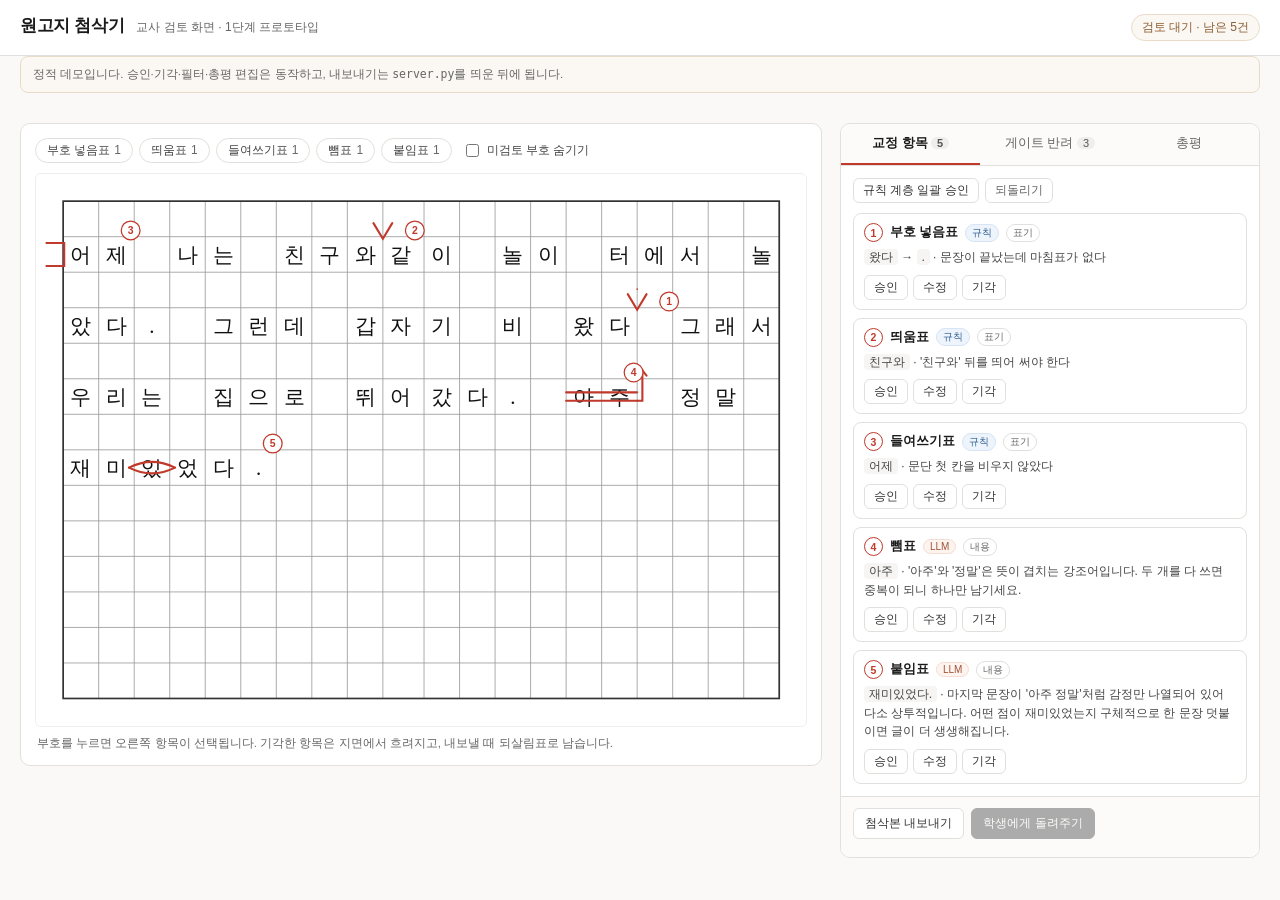
<file: examples/첨삭검토_데모.html>
<!DOCTYPE html>
<html lang="ko">
<head>
<meta charset="utf-8">
<meta name="viewport" content="width=device-width, initial-scale=1">
<title>원고지 첨삭기 · 교사 검토</title>
<style>
:root{
  --red:#C0392B; --blue:#1F4E79; --ink:#1a1a1a; --mut:#666;
  --line:#e2e0dc; --bg:#faf9f7; --card:#fff; --ok:#2E7D52; --warn:#8B5E34;
  --ui:'Nanum Gothic','Apple SD Gothic Neo','Malgun Gothic','Noto Sans KR',sans-serif;
}
*{box-sizing:border-box}
body{margin:0;font-family:var(--ui);color:var(--ink);background:var(--bg);font-size:14px}
.grow{flex:1}

.top{display:flex;align-items:baseline;gap:12px;padding:14px 20px;background:#fff;
     border-bottom:1px solid var(--line);position:sticky;top:0;z-index:20}
.top h1{font-size:17px;margin:0;letter-spacing:-.02em}
.top .sub{color:var(--mut);font-size:12px}
.stateline{font-size:12px;color:var(--warn);border:1px solid #e8dcc8;background:#FBF7F2;
           padding:4px 10px;border-radius:20px}
.stateline.done{color:var(--ok);border-color:#cfe6d8;background:#f2f9f5}

main{display:grid;grid-template-columns:minmax(0,1fr) 420px;gap:18px;padding:18px 20px;
     align-items:start}
@media (max-width:1100px){main{grid-template-columns:1fr}}

.sheetpane{background:var(--card);border:1px solid var(--line);border-radius:10px;padding:14px}
.toolbar{display:flex;flex-wrap:wrap;align-items:center;gap:10px;margin-bottom:10px}
.chips{display:flex;flex-wrap:wrap;gap:6px}
.chip{border:1px solid var(--line);background:#fff;border-radius:20px;padding:3px 11px;
      font-size:12px;cursor:pointer;color:#444}
.chip.off{opacity:.38;text-decoration:line-through}
.chip .n{color:var(--mut);margin-left:4px}
.opt{font-size:12px;color:#444;display:flex;align-items:center;gap:5px;cursor:pointer}
.sheetwrap{overflow:auto;border:1px solid #efedea;border-radius:6px;background:#fff}
.sheetwrap svg{display:block;width:100%;height:auto}
.hint{font-size:11.5px;color:var(--mut);margin:9px 2px 0}

/* 부호 상태 */
.mk{cursor:pointer}
.mk .tag circle{transition:r .1s}
.mk[data-state="rejected"]{opacity:.24}
.mk[data-state="rejected"] path{stroke-dasharray:3 3}
.mk[data-state="approved"] path{stroke-width:2.4}
.mk.sel path{stroke:#0B6E4F}
.mk.sel .tag circle{fill:#0B6E4F;stroke:#0B6E4F}
.mk.sel .tag text{fill:#fff}
.mk.hidden{display:none}

.side{display:flex;flex-direction:column;gap:0;background:var(--card);
      border:1px solid var(--line);border-radius:10px;overflow:hidden;
      position:sticky;top:70px;max-height:calc(100vh - 90px)}
.tabs{display:flex;border-bottom:1px solid var(--line);background:#fcfbfa}
.tab{flex:1;border:0;background:none;padding:11px 6px;font-family:var(--ui);font-size:12.5px;
     cursor:pointer;color:var(--mut);border-bottom:2px solid transparent}
.tab.on{color:var(--ink);font-weight:700;border-bottom-color:var(--red)}
.tab span{display:inline-block;min-width:18px;background:#eee;border-radius:9px;
          font-size:11px;padding:0 5px;color:#555}
.tabpane{display:none;overflow:auto;padding:12px;flex:1}
.tabpane.on{display:block}

.bulk{display:flex;gap:6px;margin-bottom:10px}
.items{list-style:none;margin:0;padding:0;display:flex;flex-direction:column;gap:8px}
.item{border:1px solid var(--line);border-radius:8px;padding:9px 10px;cursor:pointer;
      background:#fff}
.item.sel{border-color:#0B6E4F;box-shadow:0 0 0 2px rgba(11,110,79,.10)}
.item[data-state="approved"]{background:#f6fbf8}
.item[data-state="rejected"]{background:#faf7f7;opacity:.72}
.item .hd{display:flex;align-items:center;gap:7px}
.num{width:19px;height:19px;border-radius:50%;border:1.2px solid var(--red);color:var(--red);
     font-size:10.5px;font-weight:700;display:grid;place-items:center;flex:none}
.kind{font-weight:700;font-size:12.5px}
.badge{font-size:10px;padding:1px 6px;border-radius:9px;border:1px solid var(--line);color:#666}
.badge.rule{background:#eef4fb;border-color:#d6e4f5;color:#2c5d92}
.badge.llm{background:#fdf3ef;border-color:#f5ddd3;color:#a2563a}
.why{font-size:12px;color:#444;margin:6px 0 0;line-height:1.55}
.tgt{font-family:'Nanum Myeongjo',serif;background:#f6f5f3;padding:1px 5px;border-radius:4px}
.acts{display:flex;gap:5px;margin-top:8px}
.btn{font-family:var(--ui);font-size:12px;border:1px solid var(--line);background:#fff;
     border-radius:6px;padding:6px 11px;cursor:pointer;color:#333}
.btn:hover{background:#f6f5f3}
.btn.sm{padding:4px 9px;font-size:11.5px}
.btn.ghost{color:var(--mut)}
.btn.on-ok{background:#eaf5ef;border-color:#bcdfcc;color:#1d6b47;font-weight:700}
.btn.on-no{background:#f7ecea;border-color:#e6c9c4;color:#983227;font-weight:700}
.btn.primary{background:var(--ink);color:#fff;border-color:var(--ink)}
.btn.primary:disabled{opacity:.35;cursor:not-allowed}
.edit{width:100%;font-family:var(--ui);font-size:12px;border:1px solid var(--line);
      border-radius:6px;padding:6px;margin-top:7px;resize:vertical}

.gate .item{cursor:default;background:#fbfaf9}
.gate .why{color:#8a4b3f}
.note{font-size:11.5px;color:var(--mut);margin:0 0 10px;line-height:1.5}
.rv{display:block;font-size:12px;font-weight:700;color:var(--warn);margin-bottom:12px}
.rv textarea{display:block;width:100%;margin-top:5px;font-family:var(--ui);font-size:12.5px;
             line-height:1.6;border:1px solid var(--line);border-radius:7px;padding:8px;
             font-weight:400;color:var(--ink);resize:vertical}
.foot{border-top:1px solid var(--line);padding:11px 12px;display:flex;gap:7px;
      align-items:center;flex-wrap:wrap;background:#fcfbfa}
.msg{font-size:11.5px;color:var(--mut);margin:0;flex-basis:100%}

</style>
</head>
<body>
<header class="top">
  <h1>원고지 첨삭기</h1>
  <span class="sub">교사 검토 화면 · 1단계 프로토타입</span>
  <div class="grow"></div>
  <span id="stateline" class="stateline">검토 대기</span>
</header>

<p class="note" style="margin:0 20px 12px;padding:9px 12px;background:#FBF7F2;border:1px solid #e8dcc8;border-radius:8px">정적 데모입니다. 승인·기각·필터·총평 편집은 동작하고, 내보내기는 <code>server.py</code>를 띄운 뒤에 됩니다.</p>
<main>
  <section class="sheetpane">
    <div class="toolbar">
      <div class="chips" id="kindchips"></div>
      <label class="opt"><input type="checkbox" id="hidepending"> 미검토 부호 숨기기</label>
    </div>
    <div class="sheetwrap" id="sheetwrap"></div>
    <p class="hint">부호를 누르면 오른쪽 항목이 선택됩니다. 기각한 항목은 지면에서 흐려지고, 내보낼 때 되살림표로 남습니다.</p>
  </section>

  <aside class="side">
    <div class="tabs">
      <button class="tab on" data-tab="items">교정 항목 <span id="cnt-items">0</span></button>
      <button class="tab" data-tab="gate">게이트 반려 <span id="cnt-gate">0</span></button>
      <button class="tab" data-tab="review">총평</button>
    </div>

    <div class="tabpane on" id="pane-items">
      <div class="bulk">
        <button id="approve-all" class="btn sm">규칙 계층 일괄 승인</button>
        <button id="reset-all" class="btn sm ghost">되돌리기</button>
      </div>
      <ol class="items" id="items"></ol>
    </div>

    <div class="tabpane" id="pane-gate">
      <p class="note">LLM이 냈지만 검증 게이트가 반려한 항목입니다. 학생에게는 보이지 않습니다.</p>
      <ol class="items gate" id="gateitems"></ol>
    </div>

    <div class="tabpane" id="pane-review">
      <label class="rv">잘한 점<textarea id="rv-good" rows="5"></textarea></label>
      <label class="rv">고칠 점<textarea id="rv-fix" rows="5"></textarea></label>
      <label class="rv">다음에 해 볼 것<textarea id="rv-next" rows="5"></textarea></label>
    </div>

    <div class="foot">
      <button id="export-png" class="btn">첨삭본 내보내기</button>
      <button id="return" class="btn primary">학생에게 돌려주기</button>
      <p class="msg" id="msg"></p>
    </div>
  </aside>
</main>

<script>window.__CHUMSAK__={"svg": "<svg xmlns=\"http://www.w3.org/2000/svg\" viewBox=\"0 0 737 528\" class=\"wongoji\" role=\"img\">\n<rect x=\"0\" y=\"0\" width=\"737\" height=\"528\" fill=\"white\"/>\n<g class=\"grid\" stroke=\"#9A9A9A\" stroke-width=\"0.8\" fill=\"none\">\n<path d=\"M 26.0 26.0 L 711.4 26.0\"/>\n<path d=\"M 26.0 60.0 L 711.4 60.0\"/>\n<path d=\"M 26.0 94.0 L 711.4 94.0\"/>\n<path d=\"M 26.0 128.0 L 711.4 128.0\"/>\n<path d=\"M 26.0 162.0 L 711.4 162.0\"/>\n<path d=\"M 26.0 196.0 L 711.4 196.0\"/>\n<path d=\"M 26.0 230.0 L 711.4 230.0\"/>\n<path d=\"M 26.0 264.0 L 711.4 264.0\"/>\n<path d=\"M 26.0 298.0 L 711.4 298.0\"/>\n<path d=\"M 26.0 332.0 L 711.4 332.0\"/>\n<path d=\"M 26.0 366.0 L 711.4 366.0\"/>\n<path d=\"M 26.0 400.0 L 711.4 400.0\"/>\n<path d=\"M 26.0 434.0 L 711.4 434.0\"/>\n<path d=\"M 26.0 468.0 L 711.4 468.0\"/>\n<path d=\"M 26.0 502.0 L 711.4 502.0\"/>\n<path d=\"M 26.0 26.0 L 26.0 502.0\"/>\n<path d=\"M 60.0 26.0 L 60.0 502.0\"/>\n<path d=\"M 94.0 26.0 L 94.0 502.0\"/>\n<path d=\"M 128.0 26.0 L 128.0 502.0\"/>\n<path d=\"M 162.0 26.0 L 162.0 502.0\"/>\n<path d=\"M 196.0 26.0 L 196.0 502.0\"/>\n<path d=\"M 230.0 26.0 L 230.0 502.0\"/>\n<path d=\"M 264.0 26.0 L 264.0 502.0\"/>\n<path d=\"M 298.0 26.0 L 298.0 502.0\"/>\n<path d=\"M 332.0 26.0 L 332.0 502.0\"/>\n<path d=\"M 371.4 26.0 L 371.4 502.0\"/>\n<path d=\"M 405.4 26.0 L 405.4 502.0\"/>\n<path d=\"M 439.4 26.0 L 439.4 502.0\"/>\n<path d=\"M 473.4 26.0 L 473.4 502.0\"/>\n<path d=\"M 507.4 26.0 L 507.4 502.0\"/>\n<path d=\"M 541.4 26.0 L 541.4 502.0\"/>\n<path d=\"M 575.4 26.0 L 575.4 502.0\"/>\n<path d=\"M 609.4 26.0 L 609.4 502.0\"/>\n<path d=\"M 643.4 26.0 L 643.4 502.0\"/>\n<path d=\"M 677.4 26.0 L 677.4 502.0\"/>\n<path d=\"M 711.4 26.0 L 711.4 502.0\"/>\n</g>\n<rect x=\"26.0\" y=\"26.0\" width=\"685.4\" height=\"476.0\" fill=\"none\" stroke=\"#333333\" stroke-width=\"1.6\"/>\n<g class=\"body\" font-family=\"'Nanum Myeongjo','AppleMyungjo','Batang',serif\" font-size=\"20\" fill=\"#111\" text-anchor=\"middle\">\n<text x=\"43.0\" y=\"84.5\" font-size=\"20\">어</text>\n<text x=\"77.0\" y=\"84.5\" font-size=\"20\">제</text>\n<text x=\"145.0\" y=\"84.5\" font-size=\"20\">나</text>\n<text x=\"179.0\" y=\"84.5\" font-size=\"20\">는</text>\n<text x=\"247.0\" y=\"84.5\" font-size=\"20\">친</text>\n<text x=\"281.0\" y=\"84.5\" font-size=\"20\">구</text>\n<text x=\"315.0\" y=\"84.5\" font-size=\"20\">와</text>\n<text x=\"349.0\" y=\"84.5\" font-size=\"20\">같</text>\n<text x=\"388.4\" y=\"84.5\" font-size=\"20\">이</text>\n<text x=\"456.4\" y=\"84.5\" font-size=\"20\">놀</text>\n<text x=\"490.4\" y=\"84.5\" font-size=\"20\">이</text>\n<text x=\"558.4\" y=\"84.5\" font-size=\"20\">터</text>\n<text x=\"592.4\" y=\"84.5\" font-size=\"20\">에</text>\n<text x=\"626.4\" y=\"84.5\" font-size=\"20\">서</text>\n<text x=\"694.4\" y=\"84.5\" font-size=\"20\">놀</text>\n<text x=\"43.0\" y=\"152.5\" font-size=\"20\">았</text>\n<text x=\"77.0\" y=\"152.5\" font-size=\"20\">다</text>\n<text x=\"111.0\" y=\"152.5\" font-size=\"20\">.</text>\n<text x=\"179.0\" y=\"152.5\" font-size=\"20\">그</text>\n<text x=\"213.0\" y=\"152.5\" font-size=\"20\">런</text>\n<text x=\"247.0\" y=\"152.5\" font-size=\"20\">데</text>\n<text x=\"315.0\" y=\"152.5\" font-size=\"20\">갑</text>\n<text x=\"349.0\" y=\"152.5\" font-size=\"20\">자</text>\n<text x=\"388.4\" y=\"152.5\" font-size=\"20\">기</text>\n<text x=\"456.4\" y=\"152.5\" font-size=\"20\">비</text>\n<text x=\"524.4\" y=\"152.5\" font-size=\"20\">왔</text>\n<text x=\"558.4\" y=\"152.5\" font-size=\"20\">다</text>\n<text x=\"626.4\" y=\"152.5\" font-size=\"20\">그</text>\n<text x=\"660.4\" y=\"152.5\" font-size=\"20\">래</text>\n<text x=\"694.4\" y=\"152.5\" font-size=\"20\">서</text>\n<text x=\"43.0\" y=\"220.5\" font-size=\"20\">우</text>\n<text x=\"77.0\" y=\"220.5\" font-size=\"20\">리</text>\n<text x=\"111.0\" y=\"220.5\" font-size=\"20\">는</text>\n<text x=\"179.0\" y=\"220.5\" font-size=\"20\">집</text>\n<text x=\"213.0\" y=\"220.5\" font-size=\"20\">으</text>\n<text x=\"247.0\" y=\"220.5\" font-size=\"20\">로</text>\n<text x=\"315.0\" y=\"220.5\" font-size=\"20\">뛰</text>\n<text x=\"349.0\" y=\"220.5\" font-size=\"20\">어</text>\n<text x=\"388.4\" y=\"220.5\" font-size=\"20\">갔</text>\n<text x=\"422.4\" y=\"220.5\" font-size=\"20\">다</text>\n<text x=\"456.4\" y=\"220.5\" font-size=\"20\">.</text>\n<text x=\"524.4\" y=\"220.5\" font-size=\"20\">아</text>\n<text x=\"558.4\" y=\"220.5\" font-size=\"20\">주</text>\n<text x=\"626.4\" y=\"220.5\" font-size=\"20\">정</text>\n<text x=\"660.4\" y=\"220.5\" font-size=\"20\">말</text>\n<text x=\"43.0\" y=\"288.5\" font-size=\"20\">재</text>\n<text x=\"77.0\" y=\"288.5\" font-size=\"20\">미</text>\n<text x=\"111.0\" y=\"288.5\" font-size=\"20\">있</text>\n<text x=\"145.0\" y=\"288.5\" font-size=\"20\">었</text>\n<text x=\"179.0\" y=\"288.5\" font-size=\"20\">다</text>\n<text x=\"213.0\" y=\"288.5\" font-size=\"20\">.</text>\n</g>\n<g class=\"marks\" font-family=\"'Nanum Myeongjo','AppleMyungjo','Batang',serif\">\n<g class=\"mk mk-punct\" data-n=\"1\" data-kind=\"punct\" data-state=\"pending\">\n<path d=\"M 566.4 115.0 L 575.4 130.0 L 584.4 115.0\" fill=\"none\" stroke=\"#C0392B\" stroke-width=\"2\" stroke-linecap=\"round\"/>\n<text x=\"575.4\" y=\"111.0\" font-size=\"13\" fill=\"#C0392B\" text-anchor=\"middle\">.</text>\n<g class=\"tag\"><circle cx=\"606.0\" cy=\"122.0\" r=\"9\" fill=\"white\" stroke=\"#C0392B\" stroke-width=\"1.2\"/><text x=\"606.0\" y=\"125.6\" font-family=\"'Nanum Gothic','Apple SD Gothic Neo','Malgun Gothic',sans-serif\" font-size=\"10\" fill=\"#C0392B\" text-anchor=\"middle\" font-weight=\"bold\">1</text></g>\n</g>\n<g class=\"mk mk-space\" data-n=\"2\" data-kind=\"space\" data-state=\"pending\">\n<path d=\"M 323.0 47.0 L 332.0 62.0 L 341.0 47.0\" fill=\"none\" stroke=\"#C0392B\" stroke-width=\"2\" stroke-linecap=\"round\"/>\n<g class=\"tag\"><circle cx=\"362.6\" cy=\"54.0\" r=\"9\" fill=\"white\" stroke=\"#C0392B\" stroke-width=\"1.2\"/><text x=\"362.6\" y=\"57.6\" font-family=\"'Nanum Gothic','Apple SD Gothic Neo','Malgun Gothic',sans-serif\" font-size=\"10\" fill=\"#C0392B\" text-anchor=\"middle\" font-weight=\"bold\">2</text></g>\n</g>\n<g class=\"mk mk-indent\" data-n=\"3\" data-kind=\"indent\" data-state=\"pending\">\n<path d=\"M 10.0 66.0 L 27.0 66.0 L 27.0 88.0 L 10.0 88.0\" fill=\"none\" stroke=\"#C0392B\" stroke-width=\"2\" stroke-linecap=\"round\"/>\n<g class=\"tag\"><circle cx=\"90.6\" cy=\"54.0\" r=\"9\" fill=\"white\" stroke=\"#C0392B\" stroke-width=\"1.2\"/><text x=\"90.6\" y=\"57.6\" font-family=\"'Nanum Gothic','Apple SD Gothic Neo','Malgun Gothic',sans-serif\" font-size=\"10\" fill=\"#C0392B\" text-anchor=\"middle\" font-weight=\"bold\">3</text></g>\n</g>\n<g class=\"mk mk-delete\" data-n=\"4\" data-kind=\"delete\" data-state=\"pending\">\n<path d=\"M 507.4 209.0 L 575.4 209.0\" fill=\"none\" stroke=\"#C0392B\" stroke-width=\"2\" stroke-linecap=\"round\"/>\n<path d=\"M 507.4 217.0 L 575.4 217.0\" fill=\"none\" stroke=\"#C0392B\" stroke-width=\"2\" stroke-linecap=\"round\"/>\n<path d=\"M 575.4 217.0 L 580.4 217.0 L 580.4 188.0\" fill=\"none\" stroke=\"#C0392B\" stroke-width=\"2\" stroke-linecap=\"round\"/>\n<path d=\"M 576.4 193.0 L 580.4 188.0 L 584.4 193.0\" fill=\"none\" stroke=\"#C0392B\" stroke-width=\"2\" stroke-linecap=\"round\"/>\n<g class=\"tag\"><circle cx=\"572.0\" cy=\"190.0\" r=\"9\" fill=\"white\" stroke=\"#C0392B\" stroke-width=\"1.2\"/><text x=\"572.0\" y=\"193.6\" font-family=\"'Nanum Gothic','Apple SD Gothic Neo','Malgun Gothic',sans-serif\" font-size=\"10\" fill=\"#C0392B\" text-anchor=\"middle\" font-weight=\"bold\">4</text></g>\n</g>\n<g class=\"mk mk-join\" data-n=\"5\" data-kind=\"join\" data-state=\"pending\">\n<path d=\"M 89.0 281.0 Q 111.0 270.0 133.0 281.0\" fill=\"none\" stroke=\"#C0392B\" stroke-width=\"2\" stroke-linecap=\"round\"/>\n<path d=\"M 89.0 281.0 Q 111.0 292.0 133.0 281.0\" fill=\"none\" stroke=\"#C0392B\" stroke-width=\"2\" stroke-linecap=\"round\"/>\n<g class=\"tag\"><circle cx=\"226.6\" cy=\"258.0\" r=\"9\" fill=\"white\" stroke=\"#C0392B\" stroke-width=\"1.2\"/><text x=\"226.6\" y=\"261.6\" font-family=\"'Nanum Gothic','Apple SD Gothic Neo','Malgun Gothic',sans-serif\" font-size=\"10\" fill=\"#C0392B\" text-anchor=\"middle\" font-weight=\"bold\">5</text></g>\n</g>\n</g></svg>", "data": {"grid": {"ncols": 20, "nrows": 14, "gap_after": 10, "gap": 0.16}, "cells": [{"r": 1, "c": 0, "tok": "어", "src": [0, 1]}, {"r": 1, "c": 1, "tok": "제", "src": [1, 2]}, {"r": 1, "c": 3, "tok": "나", "src": [3, 4]}, {"r": 1, "c": 4, "tok": "는", "src": [4, 5]}, {"r": 1, "c": 6, "tok": "친", "src": [6, 7]}, {"r": 1, "c": 7, "tok": "구", "src": [7, 8]}, {"r": 1, "c": 8, "tok": "와", "src": [8, 9]}, {"r": 1, "c": 9, "tok": "같", "src": [9, 10]}, {"r": 1, "c": 10, "tok": "이", "src": [10, 11]}, {"r": 1, "c": 12, "tok": "놀", "src": [12, 13]}, {"r": 1, "c": 13, "tok": "이", "src": [13, 14]}, {"r": 1, "c": 15, "tok": "터", "src": [15, 16]}, {"r": 1, "c": 16, "tok": "에", "src": [16, 17]}, {"r": 1, "c": 17, "tok": "서", "src": [17, 18]}, {"r": 1, "c": 19, "tok": "놀", "src": [19, 20]}, {"r": 3, "c": 0, "tok": "았", "src": [20, 21]}, {"r": 3, "c": 1, "tok": "다", "src": [21, 22]}, {"r": 3, "c": 2, "tok": ".", "src": [22, 23]}, {"r": 3, "c": 4, "tok": "그", "src": [24, 25]}, {"r": 3, "c": 5, "tok": "런", "src": [25, 26]}, {"r": 3, "c": 6, "tok": "데", "src": [26, 27]}, {"r": 3, "c": 8, "tok": "갑", "src": [28, 29]}, {"r": 3, "c": 9, "tok": "자", "src": [29, 30]}, {"r": 3, "c": 10, "tok": "기", "src": [30, 31]}, {"r": 3, "c": 12, "tok": "비", "src": [32, 33]}, {"r": 3, "c": 14, "tok": "왔", "src": [34, 35]}, {"r": 3, "c": 15, "tok": "다", "src": [35, 36]}, {"r": 3, "c": 17, "tok": "그", "src": [37, 38]}, {"r": 3, "c": 18, "tok": "래", "src": [38, 39]}, {"r": 3, "c": 19, "tok": "서", "src": [39, 40]}, {"r": 5, "c": 0, "tok": "우", "src": [41, 42]}, {"r": 5, "c": 1, "tok": "리", "src": [42, 43]}, {"r": 5, "c": 2, "tok": "는", "src": [43, 44]}, {"r": 5, "c": 4, "tok": "집", "src": [45, 46]}, {"r": 5, "c": 5, "tok": "으", "src": [46, 47]}, {"r": 5, "c": 6, "tok": "로", "src": [47, 48]}, {"r": 5, "c": 8, "tok": "뛰", "src": [49, 50]}, {"r": 5, "c": 9, "tok": "어", "src": [50, 51]}, {"r": 5, "c": 10, "tok": "갔", "src": [51, 52]}, {"r": 5, "c": 11, "tok": "다", "src": [52, 53]}, {"r": 5, "c": 12, "tok": ".", "src": [53, 54]}, {"r": 5, "c": 14, "tok": "아", "src": [55, 56]}, {"r": 5, "c": 15, "tok": "주", "src": [56, 57]}, {"r": 5, "c": 17, "tok": "정", "src": [58, 59]}, {"r": 5, "c": 18, "tok": "말", "src": [59, 60]}, {"r": 7, "c": 0, "tok": "재", "src": [61, 62]}, {"r": 7, "c": 1, "tok": "미", "src": [62, 63]}, {"r": 7, "c": 2, "tok": "있", "src": [63, 64]}, {"r": 7, "c": 3, "tok": "었", "src": [64, 65]}, {"r": 7, "c": 4, "tok": "다", "src": [65, 66]}, {"r": 7, "c": 5, "tok": ".", "src": [66, 67]}], "hangs": {}, "wrap_rows": [3], "corrections": [{"n": 1, "kind": "punct", "label": "부호 넣음표", "reason": "문장이 끝났는데 마침표가 없다", "layer": "표기", "source": "rule", "severity": "높음", "target": "왔다", "nth": 0, "text": ".", "state": "pending", "anchor": {"type": "boundary", "r": 3, "c": 16}}, {"n": 2, "kind": "space", "label": "띄움표", "reason": "'친구와' 뒤를 띄어 써야 한다", "layer": "표기", "source": "rule", "severity": "보통", "target": "친구와", "nth": 0, "text": null, "state": "pending", "anchor": {"type": "boundary", "r": 1, "c": 9}}, {"n": 3, "kind": "indent", "label": "들여쓰기표", "reason": "문단 첫 칸을 비우지 않았다", "layer": "표기", "source": "rule", "severity": "보통", "target": "어제", "nth": 0, "text": null, "state": "pending", "anchor": {"type": "span", "r": 1, "c0": 0, "c1": 1, "gap": null}}, {"n": 4, "kind": "delete", "label": "뺌표", "reason": "'아주'와 '정말'은 뜻이 겹치는 강조어입니다. 두 개를 다 쓰면 중복이 되니 하나만 남기세요.", "layer": "내용", "source": "llm", "severity": "보통", "target": "아주", "nth": 0, "text": null, "state": "pending", "anchor": {"type": "span", "r": 5, "c0": 14, "c1": 15, "gap": null}}, {"n": 5, "kind": "join", "label": "붙임표", "reason": "마지막 문장이 '아주 정말'처럼 감정만 나열되어 있어 다소 상투적입니다. 어떤 점이 재미있었는지 구체적으로 한 문장 덧붙이면 글이 더 생생해집니다.", "layer": "내용", "source": "llm", "severity": "보통", "target": "재미있었다.", "nth": 0, "text": null, "state": "pending", "anchor": {"type": "span", "r": 7, "c0": 0, "c1": 5, "gap": null}}], "review": {"good": "일이 일어난 순서(놀이터에서 놈 → 비가 옴 → 집으로 뛰어감 → 느낌)를 시간 순서대로 잘 정리해서 썼습니다.", "fix": "'비 왔다'처럼 조사가 빠져 문장 호응이 어색한 곳이 있고, '아주 정말'처럼 뜻이 겹치는 말을 함께 써서 표현이 상투적입니다. 마지막 느낌 문장도 구체적인 이유 없이 감탄만 하고 끝나 아쉽습니다.", "next": "다음 글을 쓸 때는 '왜, 어떻게' 재미있었는지 한두 문장 더 써서 느낌을 구체적으로 표현해 보세요. 또 같은 뜻의 낱말을 겹쳐 쓰지 않았는지 소리 내어 읽어보며 확인해 보세요."}, "meta": {"title": null, "figure_title": null, "caption": null, "text": "어제 나는 친구와같이 놀이 터에서 놀았다. 그런데 갑자기 비 왔다 그래서 우리는 집으로 뛰어갔다. 아주 정말 재미있었다.", "rows_used": 9}}, "gate": [{"kind": "punct", "target": "그런데 갑자기 비가 왔다", "text": ".", "reason": "이 문장 뒤에 '그래서'로 이어지는 새 문장이 시작되므로 문장을 끊어 주는 것이 자연스럽습니다.", "layer": "내용", "severity": "낮음", "nth": 0, "source": "llm", "drop_reason": "본문에서 target을 찾지 못했다"}, {"kind": "stet", "target": "그래서 우리는 집으로 뛰어갔다.", "reason": "사건의 흐름(비가 옴 → 집으로 뛰어감)이 자연스럽게 이어져 있어 좋습니다.", "layer": "내용", "severity": "낮음", "nth": 0, "source": "llm", "drop_reason": "stet는 교사가 지면 편집에 쓰는 부호다(LLM 사용 금지)"}, {"kind": "replace", "target": "비 왔다", "text": "비가 왔다", "reason": "'비'는 주어이므로 주격 조사 '가'가 필요합니다. 서술어와 호응이 되도록 '비가 왔다'로 고쳐 보세요.", "layer": "내용", "severity": "보통", "nth": 0, "source": "llm", "drop_reason": "규칙 계층의 'punct' 항목과 자리가 겹친다"}]};</script>
<script>
/* 원고지 첨삭기 — 교사 검토 화면.
   서버가 보낸 SVG(칸 좌표는 파이썬이 계산)를 붙이고, 상태 관리만 담당한다.
   window.__CHUMSAK__ 가 있으면 그것을 쓰고(정적 데모), 없으면 /api/chumsak 을 부른다. */
(function () {
  "use strict";
  var S = { svg: null, data: null, sel: null, hidden: {} };
  var $ = function (id) { return document.getElementById(id); };

  function esc(s) {
    return String(s == null ? "" : s).replace(/[&<>"]/g, function (c) {
      return { "&": "&amp;", "<": "&lt;", ">": "&gt;", '"': "&quot;" }[c];
    });
  }

  /* ---------------------------------------------------------------- 초기화 */
  function boot(payload) {
    S.svg = payload.svg;
    S.data = payload.data;
    S.gate = payload.gate || [];
    $("sheetwrap").innerHTML = S.svg;
    S.data.corrections.forEach(function (c) { if (!c.state) c.state = "pending"; });
    bindSheet();
    renderChips();
    renderItems();
    renderGate();
    renderReview();
    updateState();
  }

  function bindSheet() {
    Array.prototype.forEach.call(document.querySelectorAll(".mk"), function (g) {
      g.addEventListener("click", function () { select(+g.dataset.n, true); });
    });
  }

  /* ---------------------------------------------------------------- 목록 */
  function itemHTML(c) {
    var src = c.source === "rule" ? "규칙" : "LLM";
    var tgt = c.target ? '<span class="tgt">' + esc(c.target) + "</span>" : "";
    var to = c.text ? ' → <span class="tgt">' + esc(c.text) + "</span>" : "";
    return '<li class="item" data-n="' + c.n + '" data-state="' + c.state + '">' +
      '<div class="hd"><span class="num">' + c.n + "</span>" +
      '<span class="kind">' + esc(c.label) + "</span>" +
      '<span class="badge ' + c.source + '">' + src + "</span>" +
      '<span class="badge">' + esc(c.layer) + "</span></div>" +
      '<p class="why">' + tgt + to + " · " + esc(c.reason) + "</p>" +
      '<div class="acts">' +
      '<button class="btn sm act" data-a="approved">승인</button>' +
      '<button class="btn sm act" data-a="edit">수정</button>' +
      '<button class="btn sm act" data-a="rejected">기각</button></div>' +
      "</li>";
  }

  function renderItems() {
    var box = $("items");
    box.innerHTML = S.data.corrections.map(itemHTML).join("");
    $("cnt-items").textContent = S.data.corrections.length;
    Array.prototype.forEach.call(box.querySelectorAll(".item"), function (li) {
      var n = +li.dataset.n;
      li.addEventListener("click", function (e) {
        if (e.target.classList.contains("act")) return;
        select(n, false);
      });
      Array.prototype.forEach.call(li.querySelectorAll(".act"), function (b) {
        b.addEventListener("click", function (e) {
          e.stopPropagation();
          if (b.dataset.a === "edit") openEdit(li, n);
          else setState(n, b.dataset.a);
        });
      });
    });
    paintButtons();
  }

  function paintButtons() {
    Array.prototype.forEach.call($("items").querySelectorAll(".item"), function (li) {
      var c = find(+li.dataset.n);
      li.dataset.state = c.state;
      Array.prototype.forEach.call(li.querySelectorAll(".act"), function (b) {
        b.classList.remove("on-ok", "on-no");
        if (b.dataset.a === "approved" && c.state === "approved") b.classList.add("on-ok");
        if (b.dataset.a === "rejected" && c.state === "rejected") b.classList.add("on-no");
      });
    });
  }

  function openEdit(li, n) {
    if (li.querySelector(".edit")) return;
    var c = find(n);
    var ta = document.createElement("textarea");
    ta.className = "edit";
    ta.rows = 3;
    ta.value = c.reason;
    ta.addEventListener("click", function (e) { e.stopPropagation(); });
    ta.addEventListener("change", function () {
      c.reason = ta.value;
      c.state = "edited";
      c.source = c.source;
      renderItems();
      select(n, false);
      updateState();
    });
    li.appendChild(ta);
    ta.focus();
  }

  function find(n) {
    return S.data.corrections.filter(function (c) { return c.n === n; })[0];
  }

  /* ---------------------------------------------------------------- 상태 */
  function setState(n, st) {
    var c = find(n);
    c.state = c.state === st ? "pending" : st;
    var g = document.querySelector('.mk[data-n="' + n + '"]');
    if (g) g.dataset.state = c.state;
    paintButtons();
    applyVisibility();
    updateState();
  }

  function select(n, fromSheet) {
    S.sel = n;
    Array.prototype.forEach.call(document.querySelectorAll(".mk"), function (g) {
      g.classList.toggle("sel", +g.dataset.n === n);
    });
    Array.prototype.forEach.call($("items").querySelectorAll(".item"), function (li) {
      var on = +li.dataset.n === n;
      li.classList.toggle("sel", on);
      if (on && fromSheet) li.scrollIntoView({ block: "nearest", behavior: "smooth" });
    });
    if (fromSheet) showTab("items");
  }

  function updateState() {
    var cs = S.data.corrections;
    var pend = cs.filter(function (c) { return c.state === "pending"; }).length;
    var el = $("stateline");
    if (pend === 0 && cs.length) {
      el.textContent = "검토 완료 · " + cs.length + "건";
      el.classList.add("done");
    } else {
      el.textContent = "검토 대기 · 남은 " + pend + "건";
      el.classList.remove("done");
    }
    $("return").disabled = pend !== 0;
  }

  /* ---------------------------------------------------------------- 필터 */
  function renderChips() {
    var by = {};
    S.data.corrections.forEach(function (c) {
      by[c.kind] = by[c.kind] || { label: c.label, n: 0 };
      by[c.kind].n++;
    });
    $("kindchips").innerHTML = Object.keys(by).map(function (k) {
      return '<button class="chip" data-kind="' + k + '">' + esc(by[k].label) +
        '<span class="n">' + by[k].n + "</span></button>";
    }).join("");
    Array.prototype.forEach.call($("kindchips").children, function (b) {
      b.addEventListener("click", function () {
        var k = b.dataset.kind;
        S.hidden[k] = !S.hidden[k];
        b.classList.toggle("off", !!S.hidden[k]);
        applyVisibility();
      });
    });
  }

  function applyVisibility() {
    var hidePending = $("hidepending").checked;
    Array.prototype.forEach.call(document.querySelectorAll(".mk"), function (g) {
      var c = find(+g.dataset.n);
      var off = S.hidden[c.kind] || (hidePending && c.state === "pending");
      g.classList.toggle("hidden", !!off);
    });
  }

  /* ---------------------------------------------------------------- 총평·게이트 */
  function renderReview() {
    var r = S.data.review || {};
    $("rv-good").value = r.good || "";
    $("rv-fix").value = r.fix || "";
    $("rv-next").value = r.next || "";
    ["good", "fix", "next"].forEach(function (k) {
      $("rv-" + k).addEventListener("change", function () {
        S.data.review[k] = $("rv-" + k).value;
      });
    });
  }

  function renderGate() {
    $("cnt-gate").textContent = S.gate.length;
    $("gateitems").innerHTML = S.gate.map(function (c, i) {
      return '<li class="item"><div class="hd"><span class="num">–</span>' +
        '<span class="kind">' + esc(c.kind) + "</span>" +
        '<span class="badge llm">LLM</span></div>' +
        '<p class="why"><span class="tgt">' + esc(c.target || "") + "</span> · " +
        esc(c.reason || "") + "</p>" +
        '<p class="why"><b>반려</b> — ' + esc(c.drop_reason || "") + "</p></li>";
    }).join("") || '<p class="note">반려된 항목이 없습니다.</p>';
  }

  function showTab(name) {
    Array.prototype.forEach.call(document.querySelectorAll(".tab"), function (t) {
      t.classList.toggle("on", t.dataset.tab === name);
    });
    Array.prototype.forEach.call(document.querySelectorAll(".tabpane"), function (p) {
      p.classList.toggle("on", p.id === "pane-" + name);
    });
  }

  /* ---------------------------------------------------------------- 내보내기 */
  function payloadOut(fmt) {
    return {
      text: S.data.meta.text,
      corrections: S.data.corrections.map(function (c) {
        return { kind: c.kind, target: c.target, nth: c.nth, text: c.text,
                 reason: c.reason, layer: c.layer, source: c.source, state: c.state };
      }),
      review: S.data.review,
      format: fmt
    };
  }

  function exportSheet(fmt) {
    if (window.__CHUMSAK__) {
      $("msg").textContent = "정적 데모에서는 내보내기가 동작하지 않습니다. server.py를 실행하세요.";
      return;
    }
    $("msg").textContent = "만드는 중…";
    fetch("/api/export", { method: "POST",
      headers: { "Content-Type": "application/json" },
      body: JSON.stringify(payloadOut(fmt)) })
      .then(function (r) { return r.json(); })
      .then(function (j) {
        $("msg").innerHTML = j.error ? esc(j.error)
          : '완료 — <a href="' + esc(j.url) + '" target="_blank">' + esc(j.url) + "</a>" +
            "  (승인 " + j.approved + "건 · 되살림표 " + j.stet + "건)";
      })
      .catch(function (e) { $("msg").textContent = "실패: " + e; });
  }

  /* ---------------------------------------------------------------- 바인딩 */
  document.addEventListener("DOMContentLoaded", function () {
    Array.prototype.forEach.call(document.querySelectorAll(".tab"), function (t) {
      t.addEventListener("click", function () { showTab(t.dataset.tab); });
    });
    $("hidepending").addEventListener("change", applyVisibility);
    $("approve-all").addEventListener("click", function () {
      S.data.corrections.forEach(function (c) {
        if (c.source === "rule" && c.state === "pending") c.state = "approved";
      });
      S.data.corrections.forEach(function (c) {
        var g = document.querySelector('.mk[data-n="' + c.n + '"]');
        if (g) g.dataset.state = c.state;
      });
      paintButtons(); applyVisibility(); updateState();
    });
    $("reset-all").addEventListener("click", function () {
      S.data.corrections.forEach(function (c) { c.state = "pending"; });
      S.data.corrections.forEach(function (c) {
        var g = document.querySelector('.mk[data-n="' + c.n + '"]');
        if (g) g.dataset.state = "pending";
      });
      paintButtons(); applyVisibility(); updateState();
    });
    $("export-png").addEventListener("click", function () { exportSheet("png"); });
    $("return").addEventListener("click", function () { exportSheet("pdf"); });

    if (window.__CHUMSAK__) { boot(window.__CHUMSAK__); return; }
    fetch("/api/session").then(function (r) { return r.json(); }).then(boot)
      .catch(function (e) {
        $("sheetwrap").innerHTML = '<p class="note" style="padding:20px">불러오지 못했습니다: ' +
          esc(e) + "</p>";
      });
  });
})();

</script>
</body>
</html>
</file>
